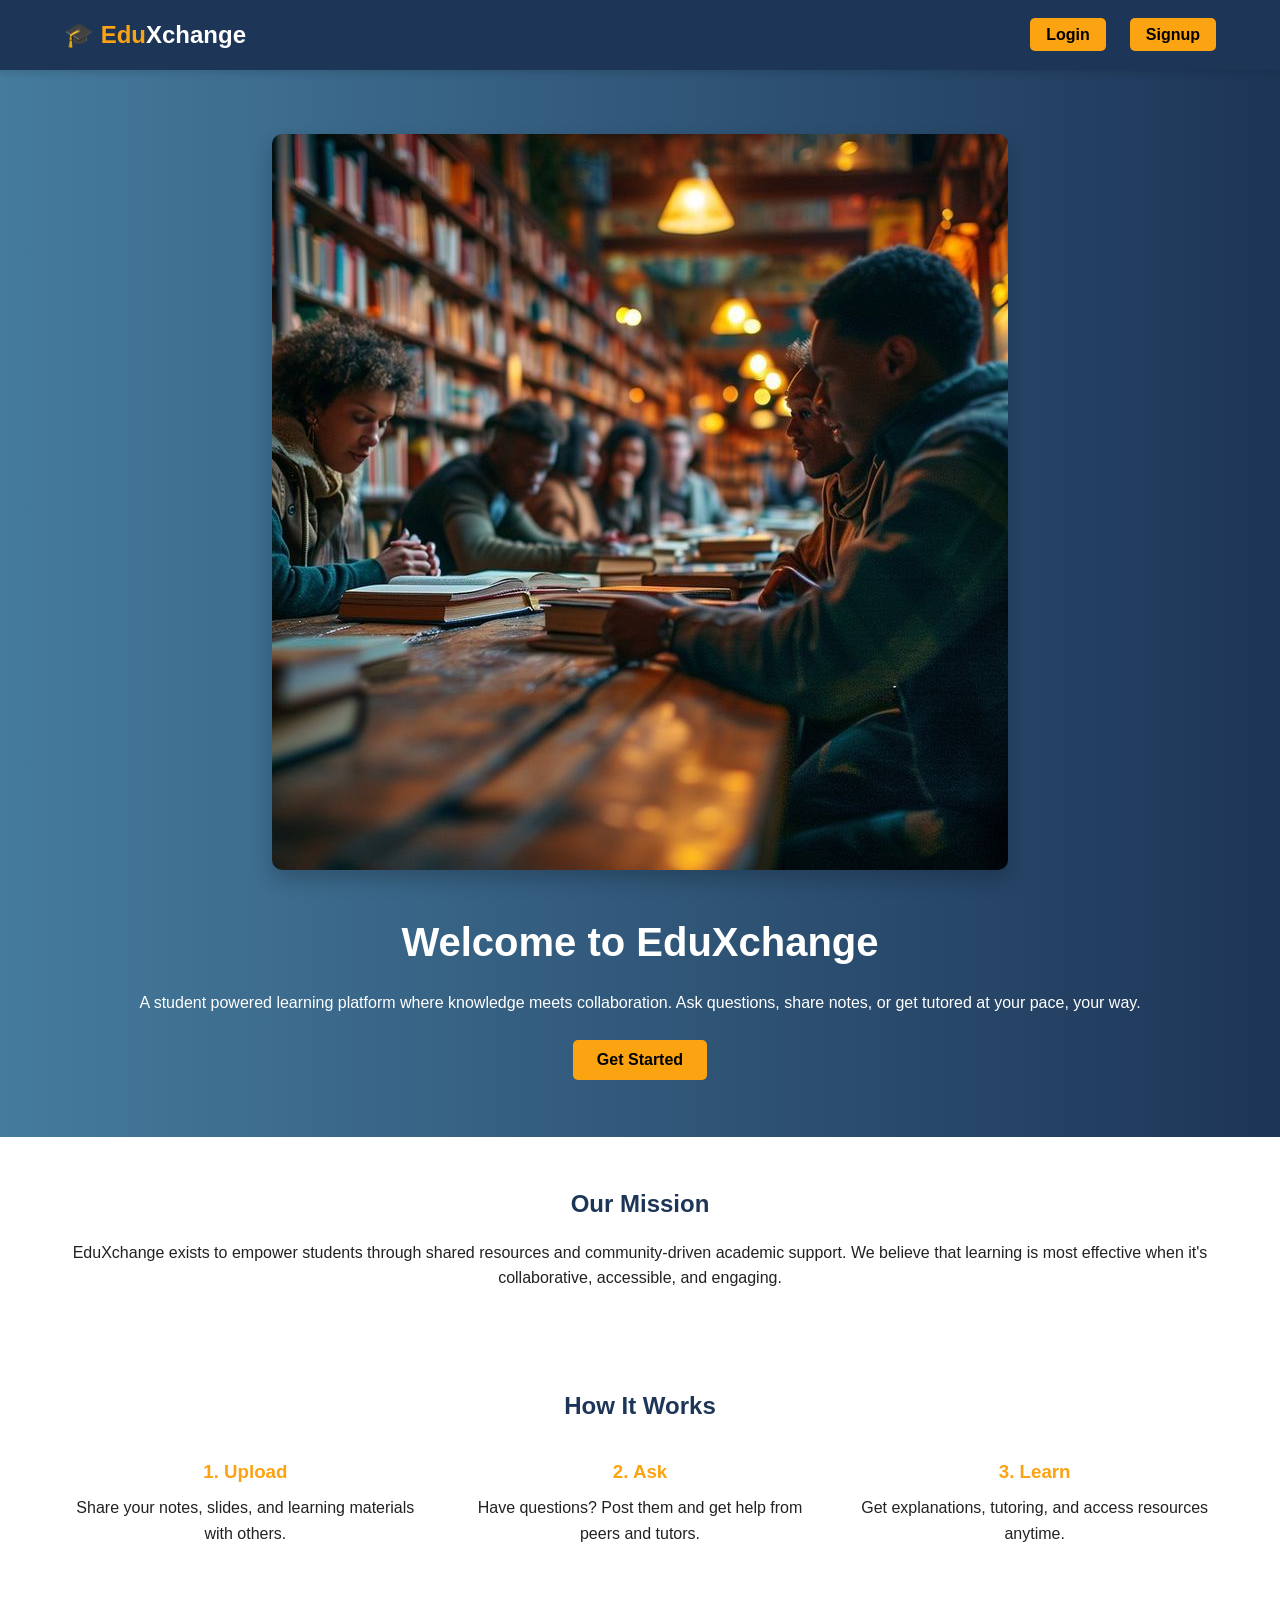
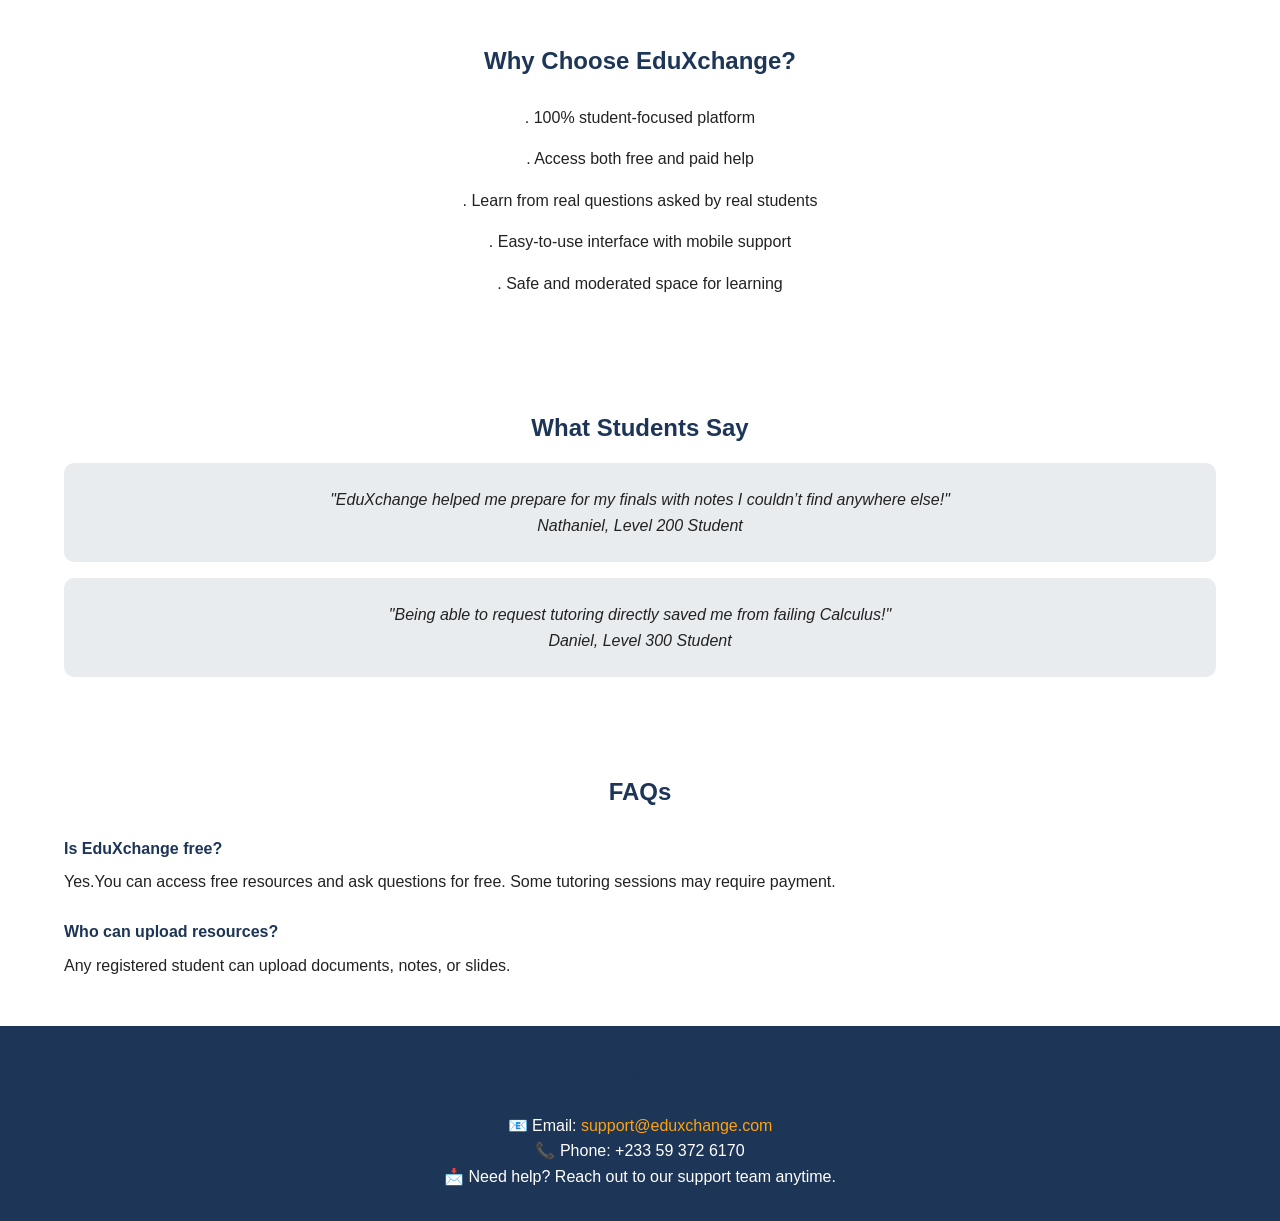
<file: index.html>
<!DOCTYPE html>
<html lang="en">
  <head>
    <meta charset="UTF-8" />
    <meta name="viewport" content="width=device-width, initial-scale=1.0" />
    <title>EduXchange | Learn. Share. Grow.</title>
    <link rel="stylesheet" href="static/index.css" />
  </head>

  <body>
    <!-- Navigation Bar -->
    <nav class="navbar">
      <div class="container nav-container">
        <h1 class="headline">
          🎓 <strong><span>Edu</span></strong
          >Xchange
        </h1>
        <input type="checkbox" id="menu-toggle" />
        <label for="menu-toggle" class="hamburger">&#9776;</label>
        <ul class="nav-menu">
          <li><a href="login.html" class="login-btn">Login</a></li>
          <li><a href="signup.html" class="login-btn">Signup</a></li>
        </ul>
      </div>
    </nav>

    <!-- Hero Section -->
    <header class="hero">
      <div class="container hero-content">
        <div class="hero-text">
          <h2>Welcome to EduXchange</h2>
          <p>
            A student powered learning platform where knowledge meets
            collaboration. Ask questions, share notes, or get tutored at your
            pace, your way.
          </p>
          <a href="login.html" class="login-btn">Get Started</a>
        </div>
        <div class="hero-image">
          <img src="static/image.jpg" alt="Students studying" />
        </div>
      </div>
    </header>

    <!-- Mission Section -->
    <section class="mission">
      <div class="container">
        <h2>Our Mission</h2>
        <p>
          EduXchange exists to empower students through shared resources and
          community-driven academic support. We believe that learning is most
          effective when it's collaborative, accessible, and engaging.
        </p>
      </div>
    </section>

    <!-- How It Works -->
    <section class="how-it-works">
      <div class="container">
        <h2>How It Works</h2>
        <div class="steps">
          <div class="step">
            <h3>1. Upload</h3>
            <p>Share your notes, slides, and learning materials with others.</p>
          </div>
          <div class="step">
            <h3>2. Ask</h3>
            <p>Have questions? Post them and get help from peers and tutors.</p>
          </div>
          <div class="step">
            <h3>3. Learn</h3>
            <p>Get explanations, tutoring, and access resources anytime.</p>
          </div>
        </div>
      </div>
    </section>

    <!-- Why Choose Us -->
    <section class="why-us">
      <div class="container">
        <h2>Why Choose EduXchange?</h2>
        <ul>
          <li>. 100% student-focused platform</li>
          <li>. Access both free and paid help</li>
          <li>. Learn from real questions asked by real students</li>
          <li>. Easy-to-use interface with mobile support</li>
          <li>. Safe and moderated space for learning</li>
        </ul>
      </div>
    </section>

    <!-- Testimonials -->
    <section class="testimonials">
      <div class="container">
        <h2>What Students Say</h2>
        <div class="testimonial-box">
          <p>
            "EduXchange helped me prepare for my finals with notes I couldn’t
            find anywhere else!"
          </p>
          <span> Nathaniel, Level 200 Student</span>
        </div>
        <div class="testimonial-box">
          <p>
            "Being able to request tutoring directly saved me from failing
            Calculus!"
          </p>
          <span>Daniel, Level 300 Student</span>
        </div>
      </div>
    </section>

    <!-- FAQ -->
    <section class="faq">
      <div class="container">
        <h2>FAQs</h2>
        <div class="faq-item">
          <h4>Is EduXchange free?</h4>
          <p>
            Yes.You can access free resources and ask questions for free. Some
            tutoring sessions may require payment.
          </p>
        </div>
        <div class="faq-item">
          <h4>Who can upload resources?</h4>
          <p>Any registered student can upload documents, notes, or slides.</p>
        </div>
      </div>
    </section>

    <!-- Footer / Contact Section -->
    <footer class="footer">
      <div class="container">
        <h2>Contact & Support</h2>
        <p>
          📧 Email:
          <a href="mailto:support@eduxchange.com">support@eduxchange.com</a>
        </p>
        <p>📞 Phone: +233 59 372 6170</p>
        <p>📩 Need help? Reach out to our support team anytime.</p>
      </div>
    </footer>
    <script>
      // Fade in when the page loads
      document.body.classList.add("fade-in");

      // Intercept all internal links for fade-out transition
      document.querySelectorAll("a[href]").forEach((link) => {
        const url = link.getAttribute("href");
        if (!url.startsWith("http")) {
          link.addEventListener("click", function (e) {
            e.preventDefault();
            document.body.classList.remove("fade-in");
            document.body.classList.add("fade-out");
            setTimeout(() => {
              window.location.href = url;
            }, 300); // Delay should match fadeOut animation
          });
        }
      });
    </script>
  </body>
</html>
</file>
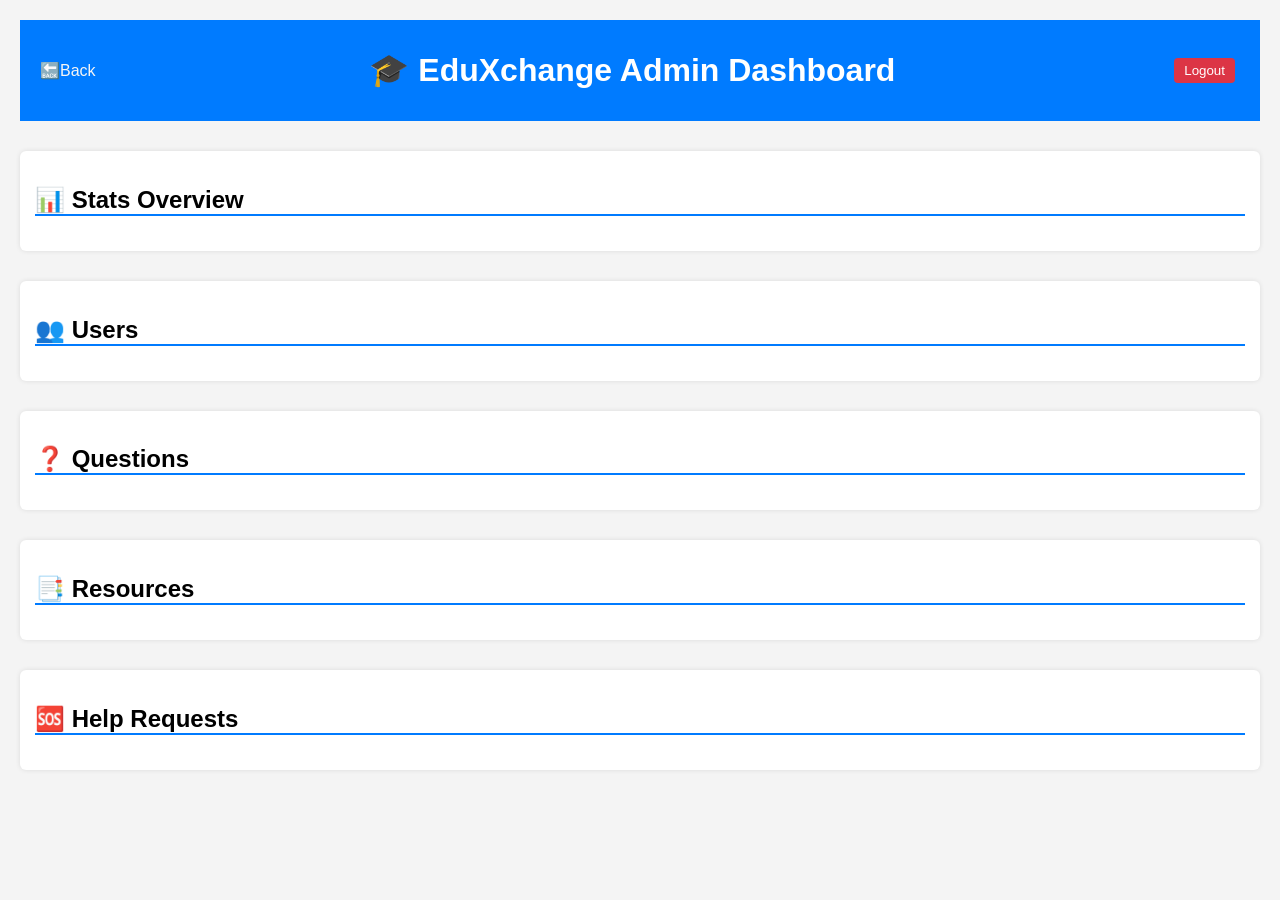
<file: admin.html>
<!DOCTYPE html>
<html lang="en">
  <head>
    <meta charset="UTF-8" />
    <meta name="viewport" content="width=device-width, initial-scale=1.0" />
    <title>Admin Dashboard | EduXchange</title>
    <link rel="stylesheet" href="static/admin.css" />
  </head>
  <body>
    <header>
      <a href="forum.html" style="color: whitesmoke;text-decoration: none; size: 300px;">🔙Back</a>
      <h1>🎓 EduXchange Admin Dashboard</h1>
      <button onclick="logout()">Logout</button>
    </header>

    <main>
      <section>
        <h2>📊 Stats Overview</h2>
        <div id="stats"></div>
      </section>

      <section>
        <h2>👥 Users</h2>
        <div id="users"></div>
      </section>

      <section>
        <h2>❓ Questions</h2>
        <div id="questions"></div>
      </section>

      <section>
        <h2>📑 Resources</h2>
        <div id="resources"></div>
      </section>

      <section>
        <h2>🆘 Help Requests</h2>
        <div id="helps"></div>
      </section>
    </main>

    <script src="static/admin.js"></script>
    <script>
      fetch("api/session.php")
        .then((res) => res.json())
        .then((data) => {
          if (!data.logged_in || !data.is_admin) {
            window.location.href = "login.html"; // Only admins allowed
          }
        });
    </script>
  </body>
</html>
</file>
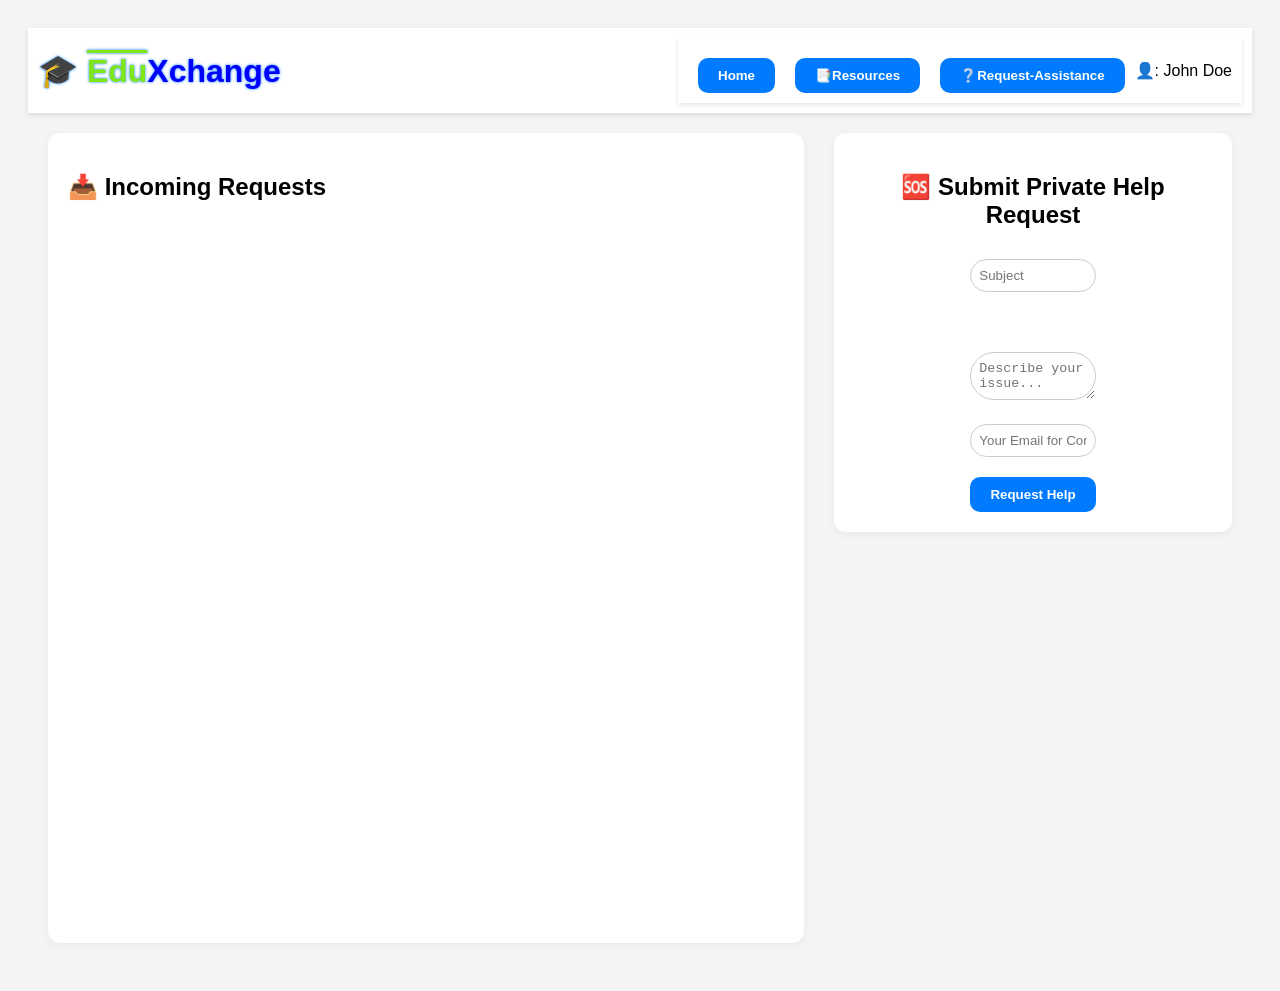
<file: ask.html>
<!DOCTYPE html>
<html lang="en">
  <head>
    <meta charset="UTF-8" />
    <meta name="viewport" content="width=device-width, initial-scale=1.0" />
    <link rel="stylesheet" href="static/ask.css" />
    <title>Assistance</title>
  </head>
  <body>
    <header>
      <div class="topthere">
        <h1 class="headline">
          🎓 <strong><span class="spaniard">Edu</span></strong
          >Xchange
        </h1>
      </div>
      <nav>
        <a href="forum.html"><button>Home</button></a>
        <a href="resources.html"><button>📑Resources</button></a>
        <a href="ask.html"><button>❔Request-Assistance</button></a>
        <div class="user-dropdown">
          <span id="user-name">👤: John Doe</span>
          <div id="dropdown-menu" class="dropdown hidden">
            <div class="dropdown-item" id="dname">
              Logged in as <strong>John Doe</strong>
            </div>
            <div class="dropdown-item" onclick="logout()">⛔️Logout</div>
            <button onclick="toggleTheme()">⚫️</button>
          </div>
        </div>
        <a href="admin.html" id="admin-link" class="hidden">🛠 Admin Panel</a>
      </nav>
    </header>
    <div class="mainsection">
      <div class="left-panel">
        <h2>📥 Incoming Requests</h2>
        <div id="requests-container"></div>
      </div>

      <div class="right-panel">
        <h2>🆘 Submit Private Help Request</h2>
        <form id="help-form">
          <input
            type="text"
            name="subject"
            placeholder="Subject"
            required
          /><br />
          <textarea
            name="description"
            placeholder="Describe your issue..."
            required
          ></textarea
          ><br />
          <input
            type="email"
            name="contact_email"
            placeholder="Your Email for Contact"
            required
          /><br />
          <button type="submit">Request Help</button>
        </form>
      </div>
    </div>

    <script>
      fetch("api/session.php")
        .then((res) => res.json())
        .then((data) => {
          if (!data.logged_in) {
            window.location.href = "login.html";
          } else {
            document.getElementById(
              "user-name"
            ).textContent = `👤: ${data.username}`;
            document.getElementById(
              "dname"
            ).textContent = `Logged in as ${data.username}`;

            // ✅ Show admin link if user is admin
            if (data.is_admin == 1) {
              document.getElementById("admin-link").classList.remove("hidden");
            }
          }
        });

      async function loadRequests() {
        const res = await fetch("api/get_help_requests.php");
        const data = await res.json();
        const container = document.getElementById("requests-container");
        container.innerHTML = "";

        data.forEach((req) => {
          const div = document.createElement("div");
          div.innerHTML = `
          <h3>TOPIC: ${req.subject}</h3>
          <p>📳 : ${req.description}</p>
          <small>From: ${req.username} | Contact: ${req.contact_email}</small>

          <hr>
        `;
          container.appendChild(div);
        });
      }

      async function submitHelpRequest(event) {
        event.preventDefault();
        const form = document.getElementById("help-form");
        const formData = new FormData(form);
        const res = await fetch("api/post_help_request.php", {
          method: "POST",
          body: formData,
        });
        const text = await res.text();
        alert(text);
        form.reset();
        loadRequests();
      }

      document.addEventListener("DOMContentLoaded", () => {
        document
          .getElementById("help-form")
          .addEventListener("submit", submitHelpRequest);
        loadRequests();
      });

      document.addEventListener("click", function (e) {
        const dropdown = document.getElementById("dropdown-menu");
        const trigger = document.getElementById("user-name");

        if (trigger && trigger.contains(e.target)) {
          dropdown.classList.toggle("hidden");
        } else if (!dropdown.contains(e.target)) {
          dropdown.classList.add("hidden");
        }
      });

      window.onload = () => {
        if (localStorage.getItem("theme") === "futuristic") {
          document.body.classList.add("futuristic");
        }
      };

      function toggleTheme() {
        document.body.classList.toggle("futuristic");
        const isFuturistic = document.body.classList.contains("futuristic");
        localStorage.setItem("theme", isFuturistic ? "futuristic" : "light");
      }

      async function logout() {
        await fetch("api/logout.php");
        window.location.href = "index.html";
      }
    </script>
  </body>
</html>
</file>
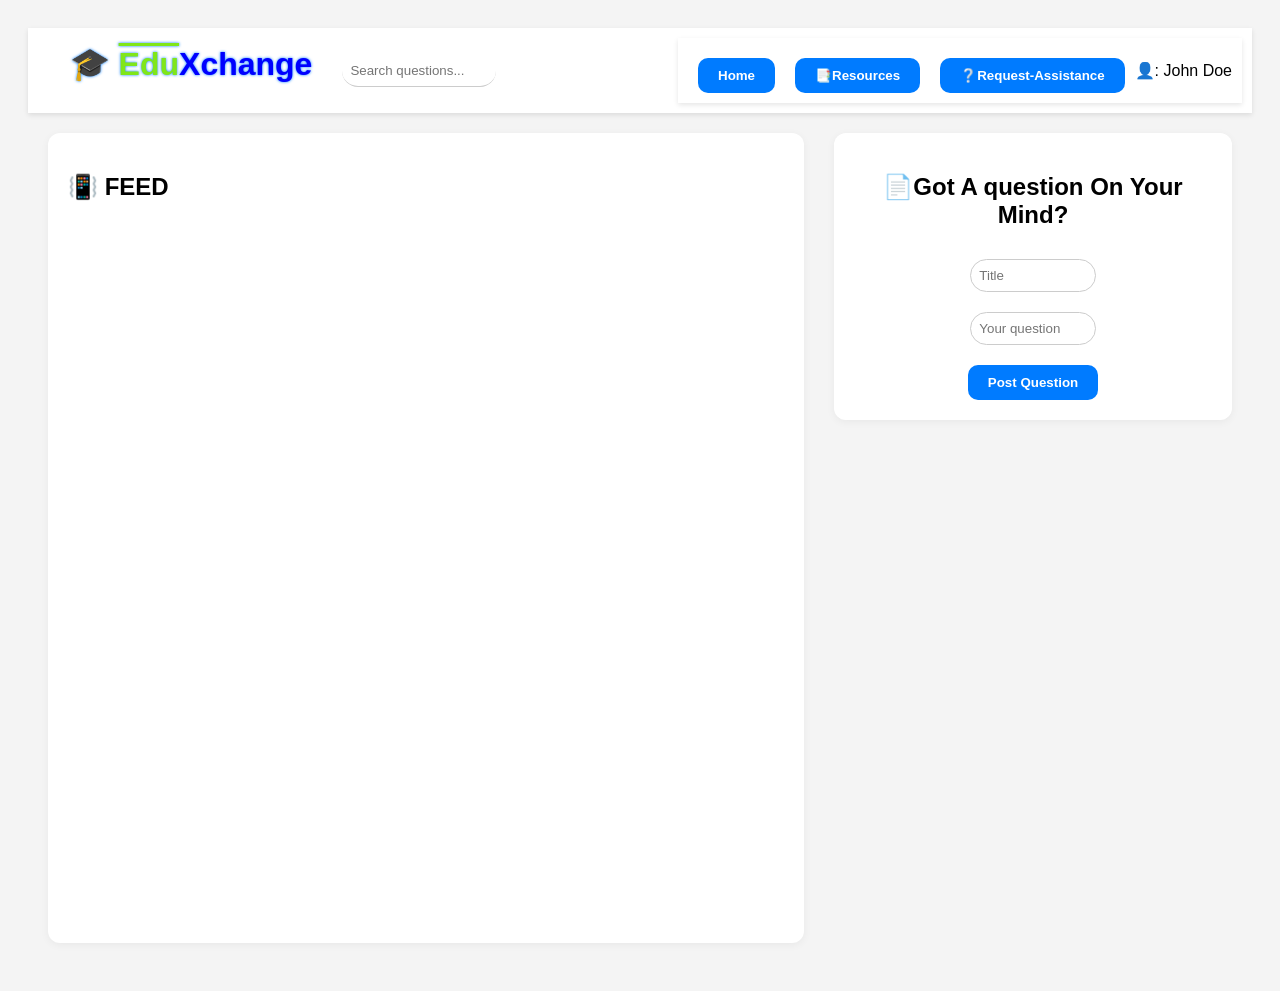
<file: forum.html>
<!DOCTYPE html>
<html>
  <head>
    <title>🎓Discussion Page</title>
    <link rel="stylesheet" href="static/style.css" />
    <link rel="icon" href="static/graduation-hat.png" type="image/x-icon" />
    <meta name="viewport" content="width=device-width, initial-scale=1.0" />
    <meta charset="UTF-8" />
  </head>
  <body>
    <header>
      <div class="topthere">
        <h1 class="headline">
          🎓 <strong><span class="spaniard">Edu</span></strong
          >Xchange
        </h1>
        
          <input
          class="search-bar"
            id="search-input"
            placeholder="Search questions..."
            oninput="searchQuestions()"
          />
        
      </div>
      <nav>
        <a href="forum.html"><button>Home</button></a>
        <a href="resources.html"><button>📑Resources</button></a>
        <a href="ask.html"><button>❔Request-Assistance</button></a>
        <div class="user-dropdown">
          <span id="user-name">👤: John Doe</span>
          <div id="dropdown-menu" class="dropdown hidden">
            <div class="dropdown-item" id="dname">
              Logged in as <strong>John Doe</strong>
            </div>
            <div class="dropdown-item" onclick="logout()">⛔️Logout</div>
            <button onclick="toggleTheme()">⚫️</button>
          </div>
        </div>
        <a href="admin.html" id="admin-link" class="hidden"
          >🛠 Admin Panel</a
        >
      </nav>
    </header>

    <div class="mainsection">
      <div class="left-panel">
        <h2>📳 FEED</h2>
        <div id="questions-container" class="qc"></div>
      </div>
      <div class="right-panel">
        <div class="question-form">
          <h2>📄Got A question On Your Mind?</h2>
          <input id="q-title" placeholder="Title" required /> <br />
          <input id="q-body" placeholder="Your question" /> <br />
          <button id="post-question-btn">Post Question</button>
        </div>
      </div>
    </div>

    <script src="static/script.js"></script>
    <script>
      fetch("api/session.php")
        .then((res) => res.json())
        .then((data) => {
          if (!data.logged_in) {
            window.location.href = "login.html";
          } else {
            document.getElementById(
              "user-name"
            ).textContent = `👤: ${data.username}`;
            document.getElementById(
              "dname"
            ).textContent = `Logged in as ${data.username}`;

            // ✅ Show admin link if user is admin
            if (data.is_admin == 1) {
              document.getElementById("admin-link").classList.remove("hidden");
            }
          }
        });

      window.onload = () => {
        if (localStorage.getItem("theme") === "futuristic") {
          document.body.classList.add("futuristic");
        }
      };

      function toggleTheme() {
        document.body.classList.toggle("futuristic");
        const isFuturistic = document.body.classList.contains("futuristic");
        localStorage.setItem("theme", isFuturistic ? "futuristic" : "light");
      }

      // Fade in when the page loads
      document.body.classList.add("fade-in");

      // Intercept all internal links for fade-out transition
      document.querySelectorAll("a[href]").forEach((link) => {
        const url = link.getAttribute("href");
        if (!url.startsWith("http")) {
          link.addEventListener("click", function (e) {
            e.preventDefault();
            document.body.classList.remove("fade-in");
            document.body.classList.add("fade-out");
            setTimeout(() => {
              window.location.href = url;
            }, 300); // Delay should match fadeOut animation
          });
        }
      });
    </script>
  </body>
</html>
</file>
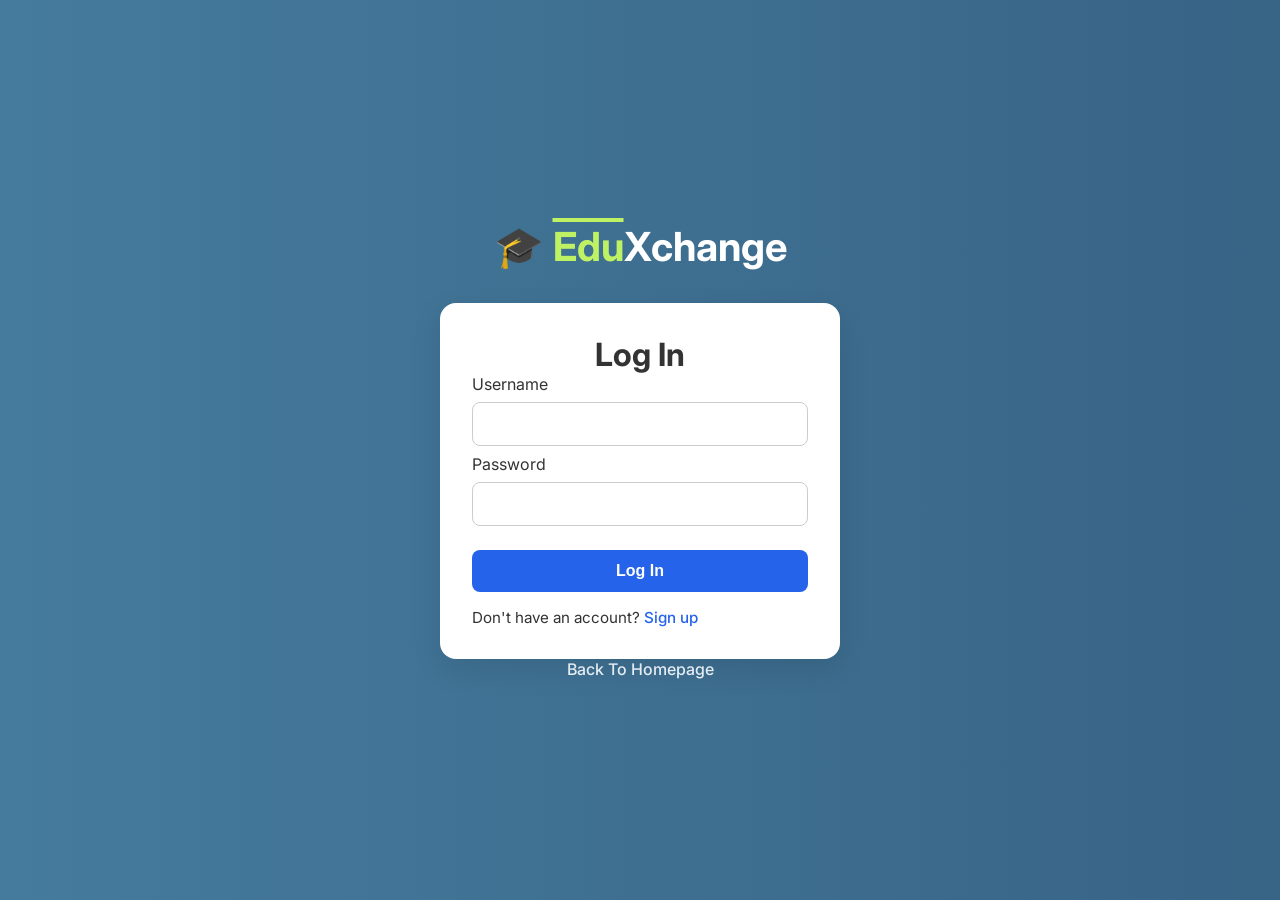
<file: login.html>
<!DOCTYPE html>
<html>
  <head>
    <title>Log In</title>
    <link rel="stylesheet" href="static/signin.css" />
    <meta name="viewport" content="width=device-width, initial-scale=1.0" />
    <link rel="icon" href="static/graduation-hat.png" type="image/x-icon" />
    <meta http-equiv="X-UA-Compatible" content="IE=7" />
    <meta http-equiv="Content-Type" content="text/html;charset=UTF-8" />
  </head>
  <body>
    
    </header>
    <h1 class="headline">
      🎓 <strong><span>Edu</span></strong
      >Xchange
    </h1>
    <div class="container">
      <h1 class="login-header">Log In</h1>
      <label for="login-username">Username</label>
      <input id="login-username" type="text" /><br />
      <label for="login-password">Password</label>
      <input id="login-password" type="password" /><br />
      <button onclick="login()">Log In</button>
      <p>Don't have an account? <a href="signup.html">Sign up</a></p>
    </div>
     <a href="index.html" style="color: aliceblue;">Back To Homepage</a>
    <script>
      async function login() {
        const username = document.getElementById("login-username").value.trim();
        const password = document.getElementById("login-password").value;

        if (!username || !password) {
          alert("Enter both username and password");
          return;
        }

        const res = await fetch("api/login.php", {
          method: "POST",
          headers: { "Content-Type": "application/json" },
          body: JSON.stringify({ username, password }),
        });

        const data = await res.json();
        if (data.status === "success") {
          window.location.href = "forum.html";
        } else {
          alert("Invalid username or password");
        }
      }

      // Fade in when the page loads
      document.body.classList.add("fade-in");

      // Intercept all internal links for fade-out transition
      document.querySelectorAll("a[href]").forEach((link) => {
        const url = link.getAttribute("href");
        if (!url.startsWith("http")) {
          link.addEventListener("click", function (e) {
            e.preventDefault();
            document.body.classList.remove("fade-in");
            document.body.classList.add("fade-out");
            setTimeout(() => {
              window.location.href = url;
            }, 300); // Delay should match fadeOut animation
          });
        }
      });
    </script>
  </body>
</html>
</file>
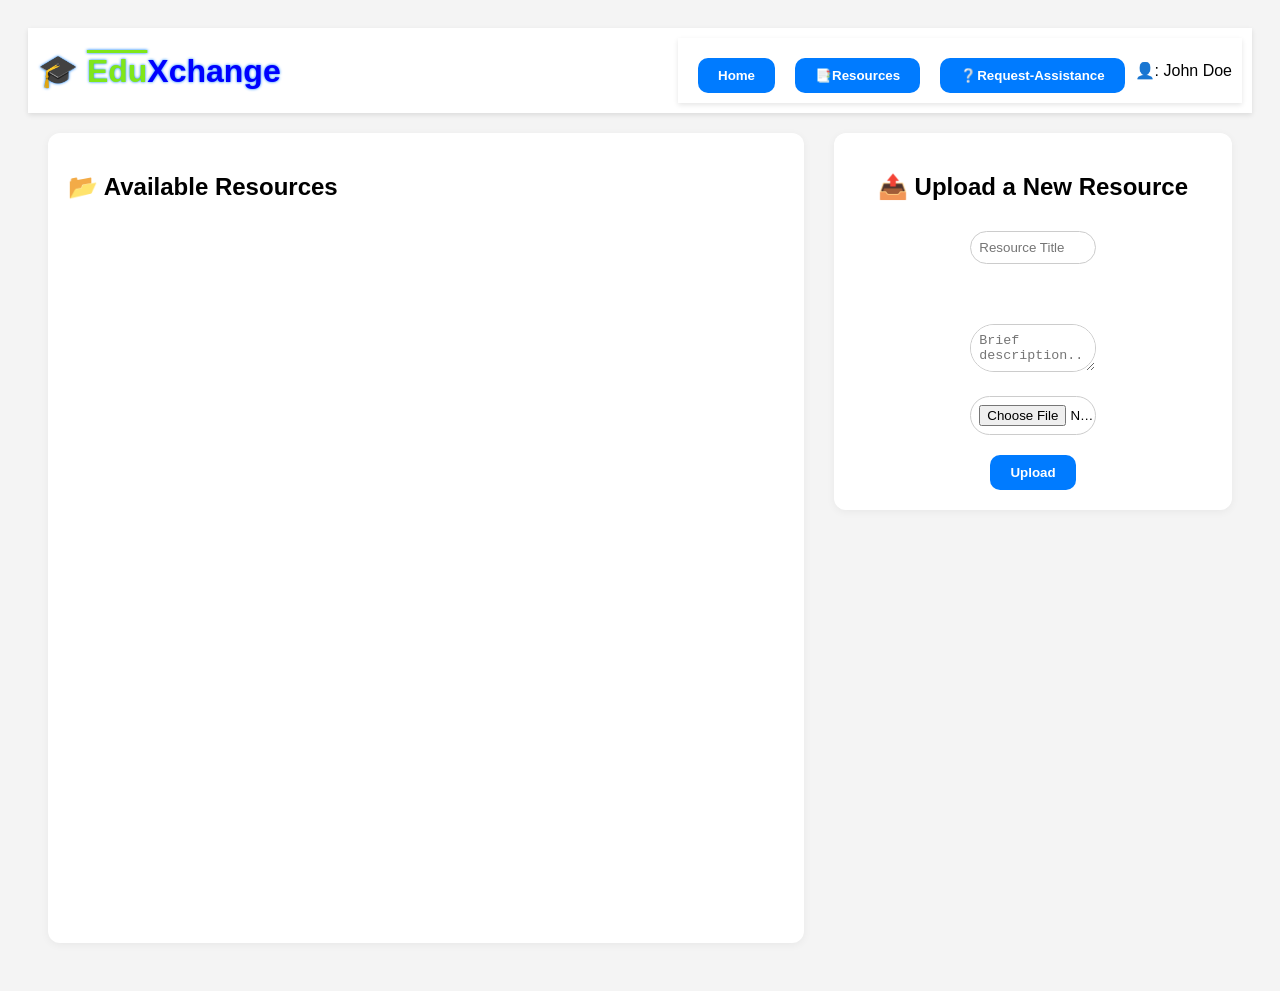
<file: resources.html>
<!DOCTYPE html>
<html>
  <head>
    <title>📚 EduXchange Resources</title>
    <link rel="stylesheet" href="static/resources.css" />
    <meta charset="UTF-8" />
    <meta name="viewport" content="width=device-width, initial-scale=1.0" />
    <style>
      #user-name {
        cursor: pointer;
      }
      .hidden {
        display: none;
      }
    </style>
  </head>
  <body>
    <header>
      <div class="topthere">
        <h1 class="headline">
          🎓 <strong><span class="spaniard">Edu</span></strong
          >Xchange
        </h1>
      </div>
      <nav>
        <a href="forum.html"><button>Home</button></a>
        <a href="resources.html"><button>📑Resources</button></a>
        <a href="ask.html"><button>❔Request-Assistance</button></a>
        <div class="user-dropdown">
          <span id="user-name">👤: John Doe</span>
          <div id="dropdown-menu" class="dropdown hidden">
            <div class="dropdown-item" id="dname">
              Logged in as <strong>John Doe</strong>
            </div>
            <div class="dropdown-item" onclick="logout()">⛔️Logout</div>
            <button onclick="toggleTheme()">⚫️</button>
          </div>
        </div>
        <a href="admin.html" id="admin-link" class="hidden">🛠 Admin Panel</a>
      </nav>
    </header>

    <div class="mainsection">
      <div class="left-panel">
        <h2>📂 Available Resources</h2>
        <div id="resources-container"></div>
      </div>

      <div class="right-panel">
        <h2>📤 Upload a New Resource</h2>
        <form id="resource-form" enctype="multipart/form-data">
          <input
            type="text"
            name="title"
            placeholder="Resource Title"
            required
          /><br />
          <textarea
            name="description"
            placeholder="Brief description..."
          ></textarea
          ><br />
          <input
            type="file"
            name="resource_file"
            accept=".pdf,.doc,.docx"
            required
          /><br />
          <button type="submit">Upload</button>
        </form>
      </div>
    </div>

    <script>
      async function loadResources() {
        const res = await fetch("api/get_resources.php");
        const data = await res.json();
        const container = document.getElementById("resources-container");
        container.innerHTML = "";

        data.forEach((resource) => {
          const div = document.createElement("div");
          div.innerHTML = `
            <h3>📚: ${resource.title}</h3>
            <p>✍🏼:  ${resource.description}</p>
            <a href="${resource.file_path}" target="_blank">⬇️Download</a>
            <hr>
          `;
          container.appendChild(div);
        });
      }

      async function uploadResource(event) {
        event.preventDefault();

        const form = document.getElementById("resource-form");
        const formData = new FormData(form);

        const res = await fetch("api/upload_resource.php", {
          method: "POST",
          body: formData,
        });

        const text = await res.text();
        alert(text);

        await loadResources();
        form.reset();
      }

      function toggleTheme() {
        document.body.classList.toggle("futuristic");
        const isFuturistic = document.body.classList.contains("futuristic");
        localStorage.setItem("theme", isFuturistic ? "futuristic" : "light");
      }

      function init() {
        // Theme setup
        if (localStorage.getItem("theme") === "futuristic") {
          document.body.classList.add("futuristic");
        }

        // Auth check
        fetch("api/session.php")
          .then((res) => res.json())
          .then((data) => {
            if (!data.logged_in) {
              window.location.href = "login.html";
            } else {
              document.getElementById(
                "user-name"
              ).textContent = `👤: ${data.username}`;
              document.getElementById(
                "dname"
              ).textContent = `Logged in as ${data.username}`;

              // ✅ Show admin link if user is admin
              if (data.is_admin == 1) {
                document
                  .getElementById("admin-link")
                  .classList.remove("hidden");
              }
            }
          });

        // Bind upload form
        document
          .getElementById("resource-form")
          .addEventListener("submit", uploadResource);
        loadResources();
      }

      document.addEventListener("DOMContentLoaded", init);

      // Intercept all internal links for fade-out transition
      document.querySelectorAll("a[href]").forEach((link) => {
        const url = link.getAttribute("href");
        if (!url.startsWith("http")) {
          link.addEventListener("click", function (e) {
            e.preventDefault();
            document.body.classList.remove("fade-in");
            document.body.classList.add("fade-out");
            setTimeout(() => {
              window.location.href = url;
            }, 300);
          });
        }
      });

      // ✅ Fixed dropdown toggle logic
      document.addEventListener("click", function (e) {
        const trigger = document.getElementById("user-name");
        const dropdown = document.getElementById("dropdown-menu");

        if (!trigger || !dropdown) return;

        if (trigger.contains(e.target)) {
          dropdown.classList.toggle("hidden");
        } else if (!dropdown.contains(e.target)) {
          dropdown.classList.add("hidden");
        }
      });

      // ✅ Working logout
      async function logout() {
        await fetch("api/logout.php");
        window.location.href = "index.html";
      }
    </script>
  </body>
</html>
</file>
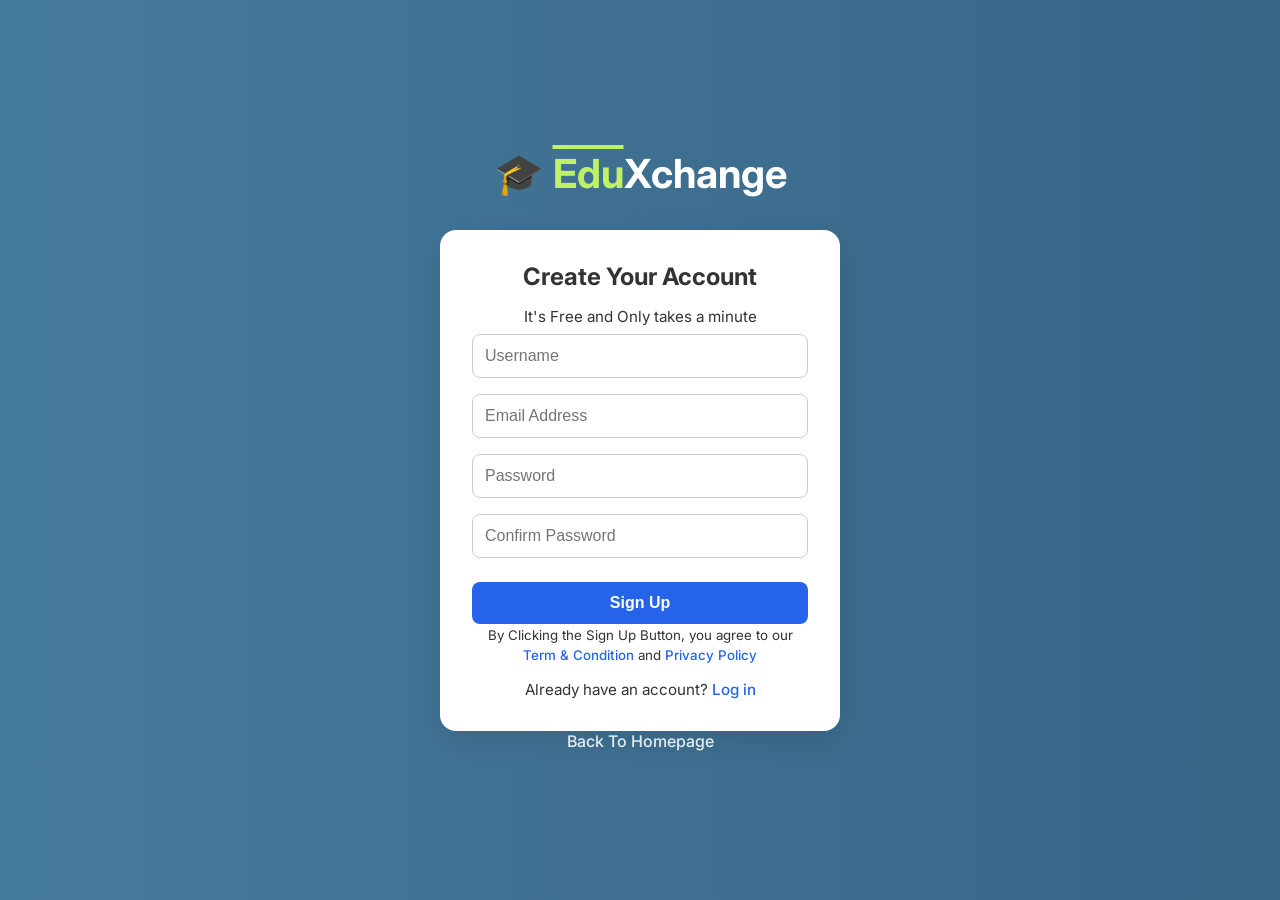
<file: signup.html>
<!DOCTYPE html>
<html>
  <head>
    <title>Sign Up</title>
    <link rel="stylesheet" href="static/signup.css" />
    <meta name="viewport" content="width=device-width, initial-scale=1.0" />
    <link rel="icon" href="static/graduation-hat.png" type="image/x-icon" />
    <meta http-equiv="X-UA-Compatible" content="IE=7" />
    <meta http-equiv="Content-Type" content="text/html;charset=UTF-8" />
  </head>
  <body>
    <h1 class="headline">
      🎓 <strong><span>Edu</span></strong
      >Xchange
    </h1>
    <div class="container">
      <h2>Create Your Account</h2>
      <p>It's Free and Only takes a minute</p>
      <input id="signup-username" placeholder="Username" type="text" /><br />
      <input id="signup-email" placeholder="Email Address" type="email" /><br />
      <input
        id="signup-password"
        placeholder="Password"
        type="password"
      /><br />
      <input
        id="signup-confirm"
        placeholder="Confirm Password"
        type="password"
      /><br />
      <button onclick="signup()">Sign Up</button>
      <small>
        By Clicking the Sign Up Button, you agree to our
        <a href="#">Term & Condition</a> and
        <a href="#">Privacy Policy</a>
      </small>
      <p>Already have an account? <a href="login.html">Log in</a></p>
    </div>
    <a href="index.html" style="color: aliceblue">Back To Homepage</a>
    <script>
      async function signup() {
        const username = document
          .getElementById("signup-username")
          .value.trim();
        const email = document.getElementById("signup-email").value.trim();
        const password = document.getElementById("signup-password").value;
        const confirm = document.getElementById("signup-confirm").value;

        if (!username || !email || !password || !confirm) {
          alert("Please fill in all fields");
          return;
        }

        if (password !== confirm) {
          alert("Passwords do not match");
          return;
        }

        const res = await fetch("api/signup.php", {
          method: "POST",
          headers: { "Content-Type": "application/json" },
          body: JSON.stringify({
            username: username,
            email: email,
            password: password,
          }),
        });

        const data = await res.json();
        if (data.status === "success") {
          alert("Signup successful!");
          window.location.href = "login.html";
        } else {
          alert(data.message || "Signup failed");
        }
      }

      // Fade in when the page loads
      document.body.classList.add("fade-in");

      // Intercept all internal links for fade-out transition
      document.querySelectorAll("a[href]").forEach((link) => {
        const url = link.getAttribute("href");
        if (!url.startsWith("http")) {
          link.addEventListener("click", function (e) {
            e.preventDefault();
            document.body.classList.remove("fade-in");
            document.body.classList.add("fade-out");
            setTimeout(() => {
              window.location.href = url;
            }, 300); // Delay should match fadeOut animation
          });
        }
      });
    </script>
  </body>
</html>
</file>
<file: static/index.css>
/* Reset & Base Styles */
* {
  margin: 0;
  padding: 0;
  box-sizing: border-box;
}

body {
  font-family: "Segoe UI", Tahoma, Geneva, Verdana, sans-serif;
  line-height: 1.6;
  background: #f9f9f9;
  color: #222;
}

a {
  text-decoration: none;
  color: #fff;
}

.container {
  width: 90%;
  max-width: 1200px;
  margin: auto;
}

/* Navbar */
.navbar {
  background-color: #1d3557;
  color: #fff;
  padding: 1rem 0;
  position: sticky;
  top: 0;
  z-index: 1000;
  box-shadow: 0 4px 6px rgba(0, 0, 0, 0.1);
}

.nav-container {
  display: flex;
  align-items: center;
  justify-content: space-between;
  flex-wrap: wrap;
}

.headline span {
  color: #fca311;
}

.hamburger {
  display: none;
  font-size: 2rem;
  cursor: pointer;
}

#menu-toggle {
  display: none;
}

.nav-menu {
  list-style: none;
  display: flex;
  gap: 1.5rem;
}

.nav-menu a {
  padding: 0.5rem 1rem;
  background: #fca311;
  border-radius: 5px;
  transition: background 0.3s ease;
}

.nav-menu a:hover {
  background: #ffb347;
}

/* Hero */
.hero {
  background: linear-gradient(to right, #457b9d, #1d3557);
  color: #fff;
  padding: 4rem 0;
}

.hero-content {
  display: flex;
  flex-direction: column-reverse;
  align-items: center;
  text-align: center;
  gap: 2rem;
}

.hero-text h2 {
  font-size: 2.5rem;
}

.hero-text p {
  margin: 1rem 0 2rem;
}

.hero-image img {
  max-width: 100%;
  border-radius: 10px;
  box-shadow: 0 10px 20px rgba(0, 0, 0, 0.2);
}

.login-btn {
  background: #fca311;
  color: #000;
  padding: 0.7rem 1.5rem;
  border-radius: 5px;
  font-weight: bold;
  transition: background 0.3s ease;
}

.login-btn:hover {
  background: #ffb347;
}

/* Mission */
.mission, .how-it-works, .why-us, .testimonials, .faq, .footer {
  padding: 3rem 0;
  background: #fff;
  text-align: center;
}

.mission h2, .how-it-works h2, .why-us h2, .testimonials h2, .faq h2, .footer h2 {
  color: #1d3557;
  margin-bottom: 1rem;
}

/* How It Works */
.steps {
  display: grid;
  grid-template-columns: repeat(auto-fit, minmax(250px, 1fr));
  gap: 2rem;
  margin-top: 2rem;
}

.step h3 {
  color: #fca311;
  margin-bottom: 0.5rem;
}

/* Why Us */
.why-us ul {
  list-style: none;
  padding: 0;
  margin-top: 1.5rem;
}

.why-us li {
  margin-bottom: 1rem;
  font-weight: 500;
}

/* Testimonials */
.testimonial-box {
  background: #e9ecef;
  padding: 1.5rem;
  margin-top: 1rem;
  border-radius: 10px;
  font-style: italic;
}

/* FAQ */
.faq-item {
  margin-top: 1.5rem;
  text-align: left;
}

.faq-item h4 {
  color: #1d3557;
  margin-bottom: 0.5rem;
}

/* Footer */
.footer {
  background: #1d3557;
  color: #fff;
  padding: 2rem 0;
}

.footer a {
  color: #fca311;
}

/* Responsive */
@media (max-width: 768px) {
  .hero-content {
    flex-direction: column;
  }

  .nav-menu {
    display: none;
    flex-direction: column;
    gap: 1rem;
    margin-top: 1rem;
  }

  #menu-toggle:checked + .hamburger + .nav-menu {
    display: flex;
  }

  .hamburger {
    display: block;
  }
}
</file>
<file: static/admin.css>
body {
  font-family: Arial, sans-serif;
  background: #f4f4f4;
  margin: 0;
  padding: 20px;
}

header {
  display: flex;
  justify-content: space-between;
  align-items: center;
  background: #007BFF;
  color: white;
  padding: 10px 20px;
}

h2 {
  border-bottom: 2px solid #007BFF;
}

section {
  margin-top: 30px;
  background: white;
  padding: 15px;
  border-radius: 6px;
  box-shadow: 0 0 5px rgba(0,0,0,0.1);
}

button {
  background: #dc3545;
  color: white;
  border: none;
  padding: 5px 10px;
  cursor: pointer;
  margin: 5px;
  border-radius: 4px;
}

button:hover {
  opacity: 0.8;
}
</file>
<file: static/ask.css>
@import url("https://fonts.googleapis.com/css2?family=Orbitron:wght@400;700&display=swap");

:root {
  --bg: #f4f4f4;
  --card-bg: #ffffff;
  --text: #000;
  --accent: #007bff;
  --headline: blue;
  --reply-bg: white;
  --button-bg: #007bff;
  --button-text: white;
  --input-bg: white;
  --input-border: #ccc;
}

body.futuristic {
  --bg: linear-gradient(to right, #457b9d, #1d3557);
  --card-bg: #1d3557;
  --text: #e0e0e0;
  --accent: #00f6ff;
  --headline: #fca311;
  --reply-bg: rgba(255, 255, 255, 0.08);
  --button-bg: #fca311;
  --button-text: #000;
  --input-bg: #1e1e2f;
  --input-border: #fca311;
}

body {
  font-family: Arial, sans-serif;
  padding: 20px;
  background: var(--bg);
  color: var(--text);
  transition: background 0.3s, color 0.3s;
}

body.fade-in {
  animation: fadeInPage 0.5s ease forwards;
  opacity: 0;
}

@keyframes fadeInPage {
  to {
    opacity: 1;
  }
}

body.fade-out {
  animation: fadeOutPage 0.4s ease forwards;
}

@keyframes fadeOutPage {
  to {
    opacity: 0;
  }
}

header {
  background-color: var(--card-bg);
  display: flex;
  justify-content: space-between;
  align-items: center;
  padding: 10px;
  position: sticky;
  top: 0;
  z-index: 1000;
  box-shadow: 0 2px 5px rgba(0, 0, 0, 0.1);
}

header h1 {
  margin: 0;
  color: var(--accent);
  text-shadow: 0 0 5px var(--accent);
}

.topthere {
  display: flex;
  justify-content: right;
}

.spaniard {
  text-decoration: overline;
  color: rgb(128, 230, 26);
}

.headline {
  color: var(--headline);
  text-shadow: 0 0 3px var(--accent);
}

nav {
  display: flex;
  justify-content: space-between;
  align-items: center;
  padding: 10px;
  position: sticky;
  top: 0;
  z-index: 1000;
  box-shadow: 0 2px 5px rgba(0, 0, 0, 0.1);
}

nav a {
  color: var(--text);
  text-decoration: none;
  margin: 0 10px;
}

nav a:hover {
  color: var(--accent);
}

nav a.active {
  color: var(--accent);
  text-decoration: underline;
}

.user-dropdown {
  position: relative;
  cursor: pointer;
}

#user-name {
  font-weight: 500;
}

.dropdown {
  position: absolute;
  right: 0;
  top: 30px;
  background: var(--reply-bg);
  color: black;
  border: 1px solid #ccc;
  border-radius: 6px;
  min-width: 160px;
  box-shadow: 0 2px 6px rgba(0, 0, 0, 0.1);
  z-index: 1000;
}

.dropdown-item {
  padding: 10px;
  border-bottom: 1px solid #eee;
  cursor: pointer;
}

.dropdown-item:last-child {
  border-bottom: none;
}

.dropdown-item:hover {
  background: #f5f5f5;
}

.hidden {
  display: none;
}

input,
textarea,
.searchbox {
  background: var(--input-bg);
  border: 1px solid var(--input-border);
  color: var(--text);
  padding: 8px;
  border-radius: 30px;
  transition: all 0.3s ease;
}

input:focus,
textarea:focus,
.searchbox:focus {
  outline: none;
}

input {
  width: 30%;
  margin: 10px 0;
}

textarea {
  width: 30%;
  margin: 50px 0 10px;
}

.searchbox {
  width: 100px;
  margin-left: 10px;
}

list {
  list-style-type: none;
  margin-right: 10px;
}

button {
  padding: 10px 20px;
  background: var(--button-bg);
  color: var(--button-text);
  border: none;
  border-radius: 10px;
  font-weight: bold;
  transition: all 0.3s ease;
  margin-top: 10px;
}

button:hover {
  cursor: pointer;
  box-shadow: 0px 4px 8px rgb(0, 0, 0);
  transform: scale(1.05);
}

.reply {
  background: var(--reply-bg);
  padding: 15px;
  margin: 10px 0;
  border-radius: 5px;
}

.reply-form {
  margin-top: 10px;
}

.mainsection {
  display: flex;
  height: 90vh;
  padding: 20px;
  gap: 30px;
  background: transparent;
}

.left-panel,
.right-panel {
  background: var(--card-bg);
  padding: 20px;
  border-radius: 12px;
  box-shadow: 0 2px 8px rgba(0, 0, 0, 0.05);
  overflow-y: auto;
}

.left-panel {
  flex: 2;
}

.right-panel {
  flex: 1;
  height: fit-content;
  position: sticky;
  top: 20px;
  text-align: center;
}

a {
  text-decoration: none;
  color: Black;
}

.question {
  padding: 15px;
  margin-bottom: 20px;
  border-radius: 10px;
  box-shadow: 0 4px 8px rgb(199, 199, 199);
}
</file>
<file: static/style.css>
@import url("https://fonts.googleapis.com/css2?family=Orbitron:wght@400;700&display=swap");

:root {
  --bg: #f4f4f4;
  --card-bg: #ffffff;
  --text: #000;
  --accent: #007bff;
  --headline: blue;
  --reply-bg: white;
  --button-bg: #007bff;
  --button-text: white;
  --input-bg: white;
  --input-border: #ccc;
}

body.futuristic {
  --bg: linear-gradient(to right, #457b9d, #1d3557);
  --card-bg: #1d3557;
  --text: #e0e0e0;
  --accent: #00f6ff;
  --headline: #fca311;
  --reply-bg: rgba(255, 255, 255, 0.08);
  --button-bg: #fca311;
  --button-text: #000;
  --input-bg: #1e1e2f;
  --input-border: #fca311;
}

body {
  font-family: Arial, sans-serif;
  padding: 20px;
  background: var(--bg);
  color: var(--text);
  transition: background 0.3s, color 0.3s;
}

body.fade-in {
  animation: fadeInPage 0.5s ease forwards;
  opacity: 0;
}

@keyframes fadeInPage {
  to {
    opacity: 1;
  }
}

body.fade-out {
  animation: fadeOutPage 0.4s ease forwards;
}

@keyframes fadeOutPage {
  to {
    opacity: 0;
  }
}

header {
  background-color: var(--card-bg);
  display: flex;
  justify-content: space-between;
  align-items: center;
  padding: 10px;
  position: sticky;
  top: 0;
  z-index: 1000;
  box-shadow: 0 2px 5px rgba(0, 0, 0, 0.1);
}

header h1 {
  margin: 0;
  color: var(--accent);
  text-shadow: 0 0 5px var(--accent);
}

.topthere {
  display: flex;
  justify-content: right;
}

.spaniard {
  text-decoration: overline;
  color: rgb(128, 230, 26);
}

.headline {
  color: var(--headline);
  text-shadow: 0 0 3px var(--accent);
}

nav {
  display: flex;
  justify-content: space-between;
  align-items: center;
  padding: 10px;
  position: sticky;
  top: 0;
  z-index: 1000;
  box-shadow: 0 2px 5px rgba(0, 0, 0, 0.1);
}

nav a {
  color: var(--text);
  text-decoration: none;
  margin: 0 10px;
}

nav a:hover {
  color: var(--accent);
}

nav a.active {
  color: var(--accent);
  text-decoration: underline;
}

.user-dropdown {
  position: relative;
  cursor: pointer;
}

#user-name {
  font-weight: 500;
}

.dropdown {
  position: absolute;
  right: 0;
  top: 30px;
  background: var(--reply-bg);
  color: black;
  border: 1px solid #ccc;
  border-radius: 6px;
  min-width: 160px;
  box-shadow: 0 2px 6px rgba(0, 0, 0, 0.1);
  z-index: 1000;
}

.dropdown-item {
  padding: 10px;
  border-bottom: 1px solid #eee;
  cursor: pointer;
}

.dropdown-item:last-child {
  border-bottom: none;
}

.dropdown-item:hover {
  background: #f5f5f5;
}

.hidden {
  display: none;
}
.search-bar{
  background: var(--input-bg);
  border: 1px solid var(--input-border);
  color: var(--text);
  padding: 8px;
  transition: all 0.3s ease;
  margin-left: 30px;
  border-left: none;
  border-right: none;
  border-top: none;
}
input,
textarea,
.searchbox {
  background: var(--input-bg);
  border: 1px solid var(--input-border);
  color: var(--text);
  padding: 8px;
  border-radius: 30px;
  transition: all 0.3s ease;
}

input:focus,
textarea:focus,
.searchbox:focus {
  outline: none;
}

input {
  width: 30%;
  margin: 10px 0;
}

textarea {
  width: 30%;
  margin: 50px 0 10px;
}

.searchbox {
  width: 100px;
  margin-left: 10px;
}

list {
  list-style-type: none;
  margin-right: 10px;
}

button {
  padding: 10px 20px;
  background: var(--button-bg);
  color: var(--button-text);
  border: none;
  border-radius: 10px;
  font-weight: bold;
  transition: all 0.3s ease;
  margin-top: 10px;
}

button:hover {
  cursor: pointer;
  box-shadow: 0px 4px 8px rgb(0, 0, 0);
  transform: scale(1.05);
}

.reply {
  background: var(--reply-bg);
  padding: 15px;
  margin: 10px 0;
  border-radius: 5px;
}

.reply-form {
  margin-top: 10px;
}

.mainsection {
  display: flex;
  height: 90vh;
  padding: 20px;
  gap: 30px;
  background: transparent;
}

.left-panel,
.right-panel {
  background: var(--card-bg);
  padding: 20px;
  border-radius: 12px;
  box-shadow: 0 2px 8px rgba(0, 0, 0, 0.05);
  overflow-y: auto;
}

.left-panel {
  flex: 2;
}

.right-panel {
  flex: 1;
  height: fit-content;
  position: sticky;
  top: 20px;
  text-align: center;
}

a {
  text-decoration: none;
  color: Black;
}

.question {
  padding: 15px;
  margin-bottom: 20px;
  border-radius: 10px;
  box-shadow: 0 4px 8px rgb(199, 199, 199);
}
</file>
<file: static/signin.css>
@import url("https://fonts.googleapis.com/css2?family=Inter:wght@400;600;700&display=swap");

* {
  box-sizing: border-box;
  margin: 0;
  padding: 0;
}

body {
  font-family: "Inter", sans-serif;
  background: linear-gradient(to right, #457b9d, #1d3557);
  background-size: 300% 300%;
  animation: bg-move 10s ease infinite;
  min-height: 100vh;
  display: flex;
  flex-direction: column;
  align-items: center;
  justify-content: center;
  padding: 2rem;
  color: #333;
}

@keyframes bg-move {
  0% {
    background-position: 0% 50%;
  }
  50% {
    background-position: 100% 50%;
  }
  100% {
    background-position: 0% 50%;
  }
}

@keyframes fadeInSlideUp {
  from {
    opacity: 0;
    transform: translateY(40px);
  }
  to {
    opacity: 1;
    transform: translateY(0);
  }
}

@keyframes pulseText {
  0% {
    text-shadow: 0 0 6px rgba(255, 255, 255, 0.3);
  }
  50% {
    text-shadow: 0 0 12px rgba(255, 255, 255, 0.6);
  }
  100% {
    text-shadow: 0 0 6px rgba(255, 255, 255, 0.3);
  }
}

body.fade-in {
  animation: fadeInPage 0.5s ease forwards;
  opacity: 0;
}

@keyframes fadeInPage {
  to {
    opacity: 1;
  }
}

body.fade-out {
  animation: fadeOutPage 0.4s ease forwards;
}

@keyframes fadeOutPage {
  to {
    opacity: 0;
  }
}

.headline {
  font-size: 2.5rem;
  font-weight: 700;
  text-align: center;
  color: rgb(255, 255, 255);
  animation: pulseText 3s infinite;
  margin-bottom: 2rem;
}

.login-header{
  text-align: center;
}

.headline span {
  color: #bef264;
  text-decoration: overline;
}

.container {
  background: white;
  padding: 2rem;
  border-radius: 1rem;
  box-shadow: 0 10px 30px rgba(0, 0, 0, 0.1);
  width: 100%;
  max-width: 400px;
  animation: fadeInSlideUp 0.8s ease forwards;
}

label{
  text-align: left;
  align-items: start;
}

/* Input fields */
input[type="text"],
input[type="password"] {
  width: 100%;
  padding: 0.75rem;
  margin: 0.5rem 0;
  border: 1px solid #ccc;
  border-radius: 0.5rem;
  font-size: 1rem;
  transition: border 0.3s, box-shadow 0.3s;
}

input:focus {
  border-color: #2563eb;
  box-shadow: 0 0 0 3px rgba(37, 99, 235, 0.2);
  outline: none;
}

button {
  width: 100%;
  background: #2563eb;
  color: white;
  padding: 0.75rem;
  border: none;
  border-radius: 0.5rem;
  font-size: 1rem;
  font-weight: 600;
  margin-top: 1rem;
  cursor: pointer;
  transition: background 0.3s ease, transform 0.2s ease;
}

button:hover {
  background: #1e40af;
  transform: translateY(-2px);
}

a {
  color: #2563eb;
  text-decoration: none;
  font-weight: 500;
}

a:hover {
  text-decoration: underline;
}

p {
  margin-top: 1rem;
  font-size: 0.95rem;
}
</file>
<file: static/resources.css>
@import url("https://fonts.googleapis.com/css2?family=Orbitron:wght@400;700&display=swap");

:root {
  --bg: #f4f4f4;
  --card-bg: #ffffff;
  --text: #000;
  --accent: #007bff;
  --headline: blue;
  --reply-bg: white;
  --button-bg: #007bff;
  --button-text: white;
  --input-bg: white;
  --input-border: #ccc;
}

body.futuristic {
  --bg: linear-gradient(to right, #457b9d, #1d3557);
  --card-bg: #1d3557;
  --text: #e0e0e0;
  --accent: #00f6ff;
  --headline: #fca311;
  --reply-bg: rgba(255, 255, 255, 0.08);
  --button-bg: #fca311;
  --button-text: #000;
  --input-bg: #1e1e2f;
  --input-border: #fca311;
}

body {
  font-family: Arial, sans-serif;
  padding: 20px;
  background: var(--bg);
  color: var(--text);
  transition: background 0.3s, color 0.3s;
}

body.fade-in {
  animation: fadeInPage 0.5s ease forwards;
  opacity: 0;
}

@keyframes fadeInPage {
  to {
    opacity: 1;
  }
}

a{
  color: var(--text);
}

body.fade-out {
  animation: fadeOutPage 0.4s ease forwards;
}

@keyframes fadeOutPage {
  to {
    opacity: 0;
  }
}

header {
  background-color: var(--card-bg);
  display: flex;
  justify-content: space-between;
  align-items: center;
  padding: 10px;
  position: sticky;
  top: 0;
  z-index: 1000;
  box-shadow: 0 2px 5px rgba(0, 0, 0, 0.1);
}

header h1 {
  margin: 0;
  color: var(--accent);
  text-shadow: 0 0 5px var(--accent);
}

.topthere {
  display: flex;
  justify-content: right;
}

.spaniard {
  text-decoration: overline;
  color: rgb(128, 230, 26);
}

.headline {
  color: var(--headline);
  text-shadow: 0 0 3px var(--accent);
}

nav {
  display: flex;
  justify-content: space-between;
  align-items: center;
  padding: 10px;
  position: sticky;
  top: 0;
  z-index: 1000;
  box-shadow: 0 2px 5px rgba(0, 0, 0, 0.1);
}

nav a {
  color: var(--text);
  text-decoration: none;
  margin: 0 10px;
}

nav a:hover {
  color: var(--accent);
}

nav a.active {
  color: var(--accent);
  text-decoration: underline;
}

.user-dropdown {
  position: relative;
  cursor: pointer;
}

#user-name {
  font-weight: 500;
}

.dropdown {
  position: absolute;
  right: 0;
  top: 30px;
  background: var(--reply-bg);
  color: black;
  border: 1px solid #ccc;
  border-radius: 6px;
  min-width: 160px;
  box-shadow: 0 2px 6px rgba(0, 0, 0, 0.1);
  z-index: 1000;
}

.dropdown-item {
  padding: 10px;
  border-bottom: 1px solid #eee;
  cursor: pointer;
}

.dropdown-item:last-child {
  border-bottom: none;
}

.dropdown-item:hover {
  background: #f5f5f5;
}

.hidden {
  display: none;
}

input,
textarea,
.searchbox {
  background: var(--input-bg);
  border: 1px solid var(--input-border);
  color: var(--text);
  padding: 8px;
  border-radius: 30px;
  transition: all 0.3s ease;
}

input:focus,
textarea:focus,
.searchbox:focus {
  outline: none;
}

input {
  width: 30%;
  margin: 10px 0;
}

textarea {
  width: 30%;
  margin: 50px 0 10px;
}

.searchbox {
  width: 100px;
  margin-left: 10px;
}

list {
  list-style-type: none;
  margin-right: 10px;
}

button {
  padding: 10px 20px;
  background: var(--button-bg);
  color: var(--button-text);
  border: none;
  border-radius: 10px;
  font-weight: bold;
  transition: all 0.3s ease;
  margin-top: 10px;
}

button:hover {
  cursor: pointer;
  box-shadow: 0px 4px 8px rgb(0, 0, 0);
  transform: scale(1.05);
}

.reply {
  background: var(--reply-bg);
  padding: 15px;
  margin: 10px 0;
  border-radius: 5px;
}

.reply-form {
  margin-top: 10px;
}

.mainsection {
  display: flex;
  height: 90vh;
  padding: 20px;
  gap: 30px;
  background: transparent;
}

.left-panel,
.right-panel {
  background: var(--card-bg);
  padding: 20px;
  border-radius: 12px;
  box-shadow: 0 2px 8px rgba(0, 0, 0, 0.05);
  overflow-y: auto;
}

.left-panel {
  flex: 2;
}

.right-panel {
  flex: 1;
  height: fit-content;
  position: sticky;
  top: 20px;
  text-align: center;
}

a {
  text-decoration: none;
  color: Black;
}

.question {
  padding: 15px;
  margin-bottom: 20px;
  border-radius: 10px;
  box-shadow: 0 4px 8px rgb(199, 199, 199);
}
</file>
<file: static/signup.css>
@import url("https://fonts.googleapis.com/css2?family=Inter:wght@400;600;700&display=swap");

* {
  box-sizing: border-box;
  margin: 0;
  padding: 0;
}

body {
  font-family: "Inter", sans-serif;
  background: linear-gradient(to right, #457b9d, #1d3557);
  background-size: 300% 300%;
  animation: bg-move 10s ease infinite;
  min-height: 100vh;
  display: flex;
  flex-direction: column;
  align-items: center;
  justify-content: center;
  padding: 2rem;
  color: #333;
}

@keyframes bg-move {
  0% {
    background-position: 0% 50%;
  }
  50% {
    background-position: 100% 50%;
  }
  100% {
    background-position: 0% 50%;
  }
}

/* ⬇️ Animations */

@keyframes fadeInSlideUp {
  from {
    opacity: 0;
    transform: translateY(40px);
  }
  to {
    opacity: 1;
    transform: translateY(0);
  }
}

@keyframes pulseText {
  0% {
    text-shadow: 0 0 6px rgba(255, 255, 255, 0.3);
  }
  50% {
    text-shadow: 0 0 12px rgba(255, 255, 255, 0.6);
  }
  100% {
    text-shadow: 0 0 6px rgba(255, 255, 255, 0.3);
  }
}

body.fade-in {
  animation: fadeInPage 0.5s ease forwards;
  opacity: 0;
}

@keyframes fadeInPage {
  to {
    opacity: 1;
  }
}

body.fade-out {
  animation: fadeOutPage 0.4s ease forwards;
}

@keyframes fadeOutPage {
  to {
    opacity: 0;
  }
}

.headline {
  font-size: 2.5rem;
  font-weight: 700;
  text-align: center;
  color: white;
  animation: pulseText 3s infinite;
  margin-bottom: 2rem;
}

.headline span {
  color: #bef264;
  text-decoration: overline;
}

.container {
  background: white;
  padding: 2rem;
  border-radius: 1rem;
  box-shadow: 0 10px 30px rgba(0, 0, 0, 0.1);
  width: 100%;
  max-width: 400px;
  text-align: center;
  animation: fadeInSlideUp 0.8s ease forwards;
}

input[type="text"],
input[type="password"],
input[type="email"] {
  width: 100%;
  padding: 0.75rem;
  margin: 0.5rem 0;
  border: 1px solid #ccc;
  border-radius: 0.5rem;
  font-size: 1rem;
  transition: border 0.3s, box-shadow 0.3s;
}

input:focus {
  border-color: #2563eb;
  box-shadow: 0 0 0 3px rgba(37, 99, 235, 0.2);
  outline: none;
}

button {
  width: 100%;
  background: #2563eb;
  color: white;
  padding: 0.75rem;
  border: none;
  border-radius: 0.5rem;
  font-size: 1rem;
  font-weight: 600;
  margin-top: 1rem;
  cursor: pointer;
  transition: background 0.3s ease, transform 0.2s ease;
}

button:hover {
  background: #1e40af;
  transform: translateY(-2px);
}

a {
  color: #2563eb;
  text-decoration: none;
  font-weight: 500;
}

a:hover {
  text-decoration: underline;
}

p {
  margin-top: 1rem;
  font-size: 0.95rem;
}
</file>
